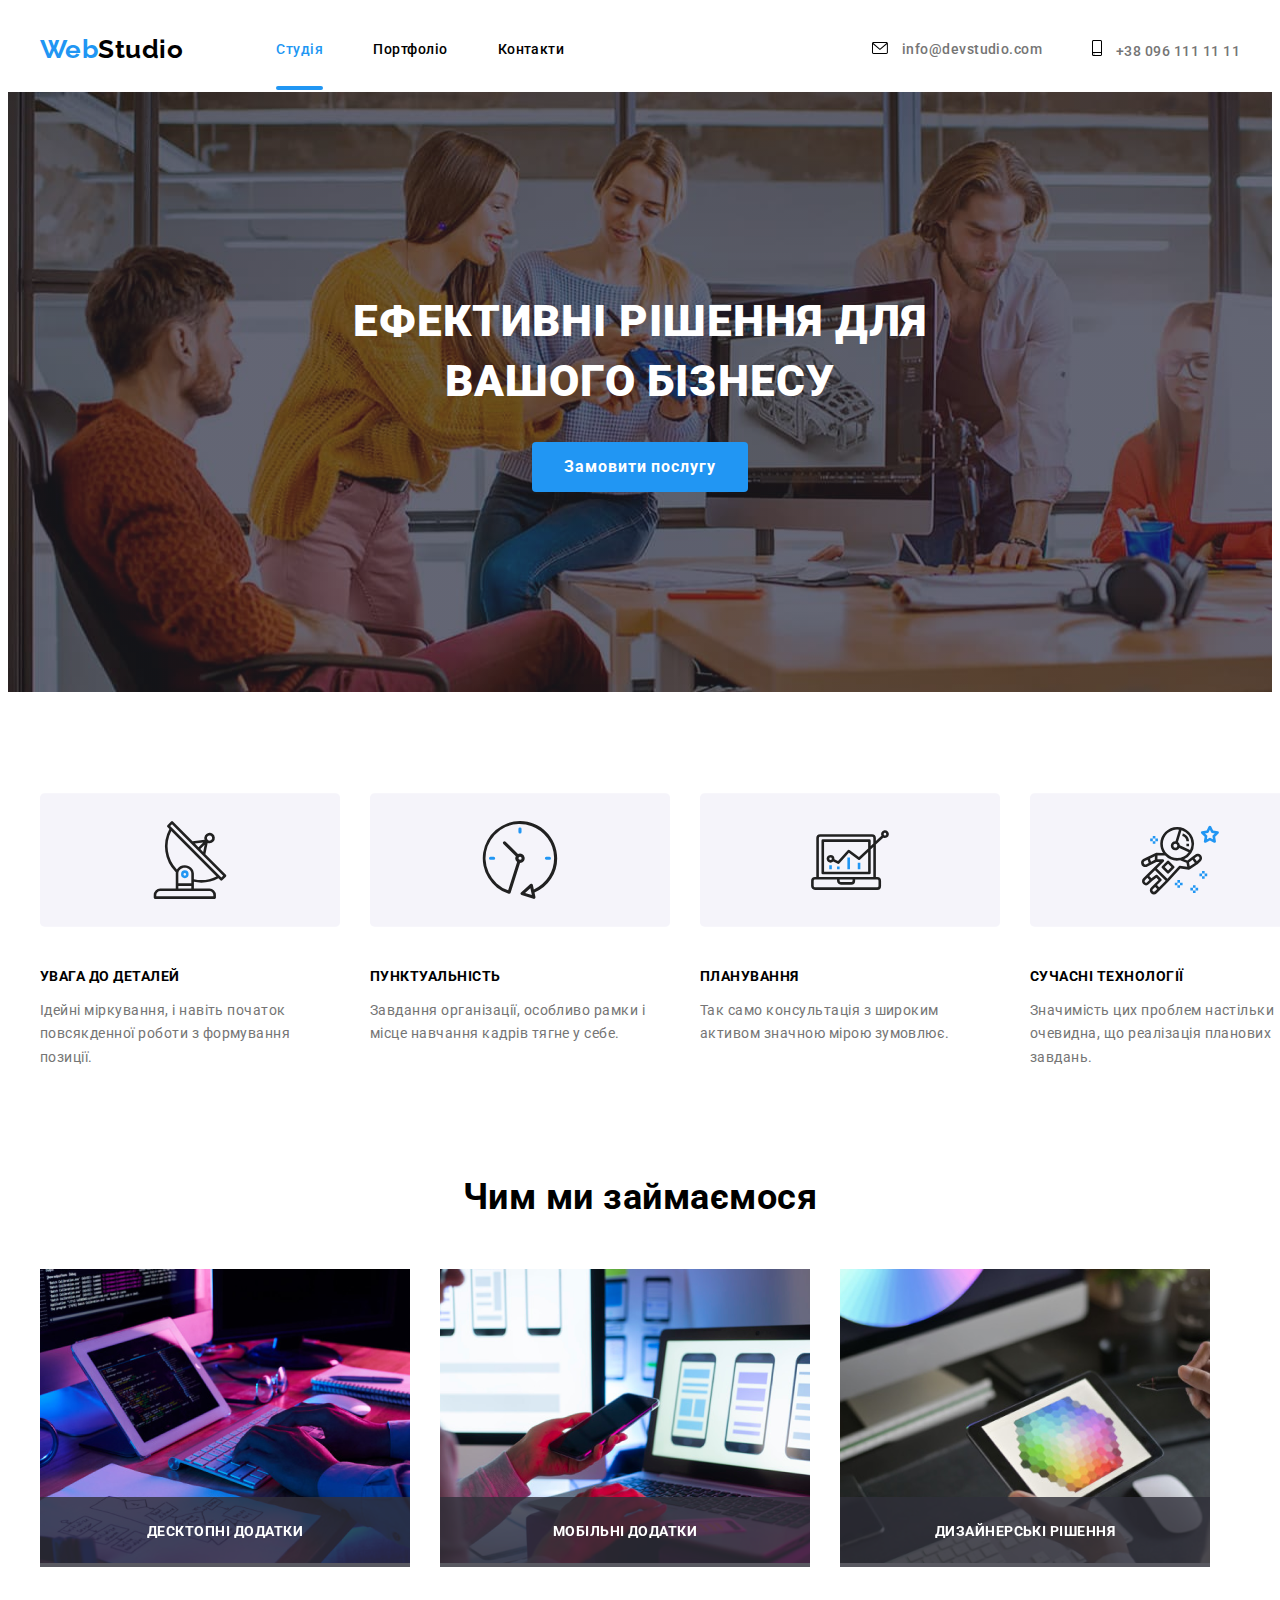
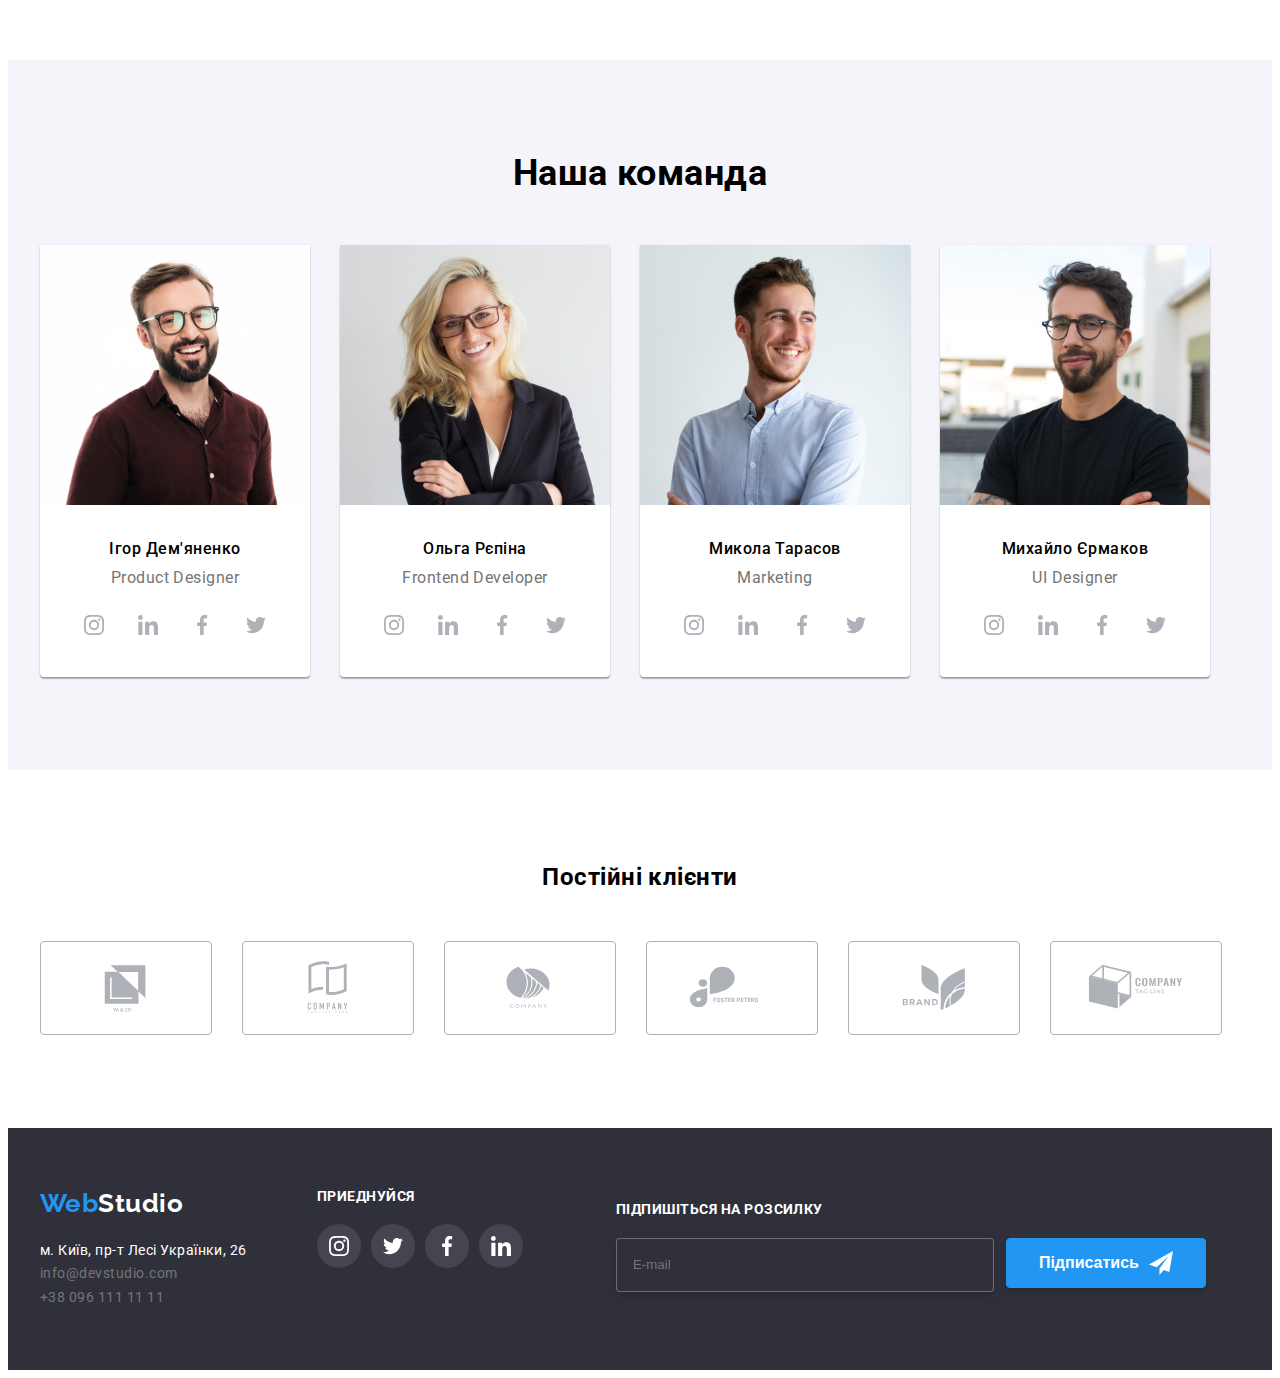
<file: index.html>
<!DOCTYPE html>
<html lang="uk">
<head>
  <meta charset="UTF-8">
  <meta http-equiv="X-UA-Compatible" content="IE=edge">
  <meta name="viewport" content="width=device-width, initial-scale=1.0">
  <title>Document</title>
  <link rel="stylesheet" href="https://cdnjs.cloudflare.com/ajax/libs/modern-normalize/1.1.0/modern-normalize.min.css" integrity="sha512-wpPYUAdjBVSE4KJnH1VR1HeZfpl1ub8YT/NKx4PuQ5NmX2tKuGu6U/JRp5y+Y8XG2tV+wKQpNHVUX03MfMFn9Q==" crossorigin="anonymous" referrerpolicy="no-referrer" />
  <link rel="preconnect" href="https://fonts.googleapis.com">
  <link rel="preconnect" href="https://fonts.gstatic.com" crossorigin>
  <link href="https://fonts.googleapis.com/css2?family=Raleway:wght@700&family=Roboto:wght@400;500;700;900&display=swap" rel="stylesheet">
  <link rel="stylesheet" href="./sass/main.css">
</head>
<body>
  <header>
    <div class="container nomargincontainer flexnavbarcontainer">
      <nav class="navbarcontainer">
        <a href="./index.html" class="logo"><span class="accentlogo">Web</span>Studio</a>
        <ul class="blocknav">
          <li class="blocknav__item current"><a class="navlink" href="./index.html">Студія</a></li>
          <li class="blocknav__item"><a class="navlink" href="./portfolio.html">Портфоліо</a></li>
          <li class="blocknav__item"><a class="navlink" href="">Контакти</a></li>
        </ul>
      </nav>
      <ul class="contacts">
        <li class="contacts__item">
            <a href="mailto:info@devstudio.com" class="contacts__link">
              <svg class="contacts__envelope-svg">
                <use href="./img/symbol-defs-optimizate.svg#icon-envelope"></use>
              </svg>
              info@devstudio.com
            </a>
        </li>
        <li class="contacts__item">
          <a href="tel:+380961111111" class="contacts__link">
            <svg class="contacts__phone-svg">
              <use href="./img/symbol-defs-optimizate.svg#icon-smartphone"></use>
            </svg>
            +38 096 111 11 11
          </a>
        </li>
      </ul>
    </div>
  </header>
  <main>
    <section class="section hero">
      <div class="container">
        <div class="mainsection">
          <h1 class="mainsection__title">Ефективні рішення для <br/>вашого бізнесу</h1>
          <button type="button" class="mainsection__button" data-modal-open>Замовити послугу</button>
          <div class="backprop is-hidden" data-modal>
            <div class="modal">
              <button class="modal__button-cancel" data-modal-close>
                <svg class="modal__button-cancel-svg">
                  <use href="./img/vector-defs.svg#icon-Vector-2"></use>
                </svg>
              </button>
              <form class="form">
                <h2 class="form__title form-field">Залиште свої дані, ми вам передзвонимо</h2>
                <label for="name" class="form-field">
                  <span class="form__title-input">Ім'я</span>
                  <span class="form__combine-input-svg">
                    <input class="form__input" type="text" name="name" id="name">
                    <svg class="form__input-svg">
                      <use href="./img/form-modal.svg#icon-person"></use>
                    </svg>                     
                  </span>
                </label>
                <label for="tel" class="form-field">
                  <span class="form__title-input">Телефон</span>
                  <span class="form__combine-input-svg">
                    <input class="form__input" type="tel" name="tel" id="tel">
                    <svg class="form__input-svg">
                      <use href="./img/form-modal.svg#icon-phone"></use>
                    </svg>                     
                  </span>
                </label>
                <label for="email" class="form-field">
                  <span class="form__title-input">Почта</span>
                  <span class="form__combine-input-svg">
                    <input class="form__input" type="email" name="email" id="email">
                    <svg class="form__input-svg">
                      <use href="./img/form-modal.svg#icon-email"></use>
                    </svg>                     
                  </span>
                </label>  
                <label for="coment" class="form-field">
                  <span class="form__title-input">Коментар</span>
                  <textarea class="form__textarea" name="coment" id="coment" placeholder="Введіть текст"></textarea>
                </label>      
                <label for="spam" class="form-field flex-form-filed-checkbox">
                  <input type="checkbox" name="spam" id="spam" class="form__checkbox"/>   
                  <span class="from__checkbox-icon"></span>  
                  <span class="form__checkbox-text">
                    Погоджуюся з розсилкою та приймаю<a href="./index.html" class="form__checkbox-link"> Умови договору</a>
                  </span>
                </label>   
                <button type="submit"  class="form-field form__button">Відправити</button>       
              </form>
            </div> 
          </div>
        </div>
      </div>
    </section>
    <section class="section priority">
      <div class="container">
        <ul class="list">
          <li class="list__item">
            <svg class="list__icon">
              <use href="./img/benefits/benefits-opt.svg#icon-Group-1"></use>
            </svg>
            <h3 class="list__title">УВАГА ДО ДЕТАЛЕЙ</h3>
            <p class="list__text">Ідейні міркування, і навіть початок повсякденної роботи з формування позиції.</p>
          </li>
          <li class="list__item">
            <svg class="list__icon">
              <use href="./img/benefits/benefits-opt.svg#icon-Group-2"></use>
            </svg>
            <h3 class="list__title">ПУНКТУАЛЬНІСТЬ</h3>
            <p class="list__text">Завдання організації, особливо рамки і місце навчання кадрів тягне у себе.</p>
          </li>
          <li class="list__item">
            <svg class="list__icon">
              <use href="./img/benefits/benefits-opt.svg#icon-Group-3"></use>
            </svg>
            <h3 class="list__title">ПЛАНУВАННЯ</h3>
            <p class="list__text">Так само консультація з широким активом значною мірою зумовлює.</p>
          </li>
          <li class="list__item">
            <svg class="list__icon">
              <use href="./img/benefits/benefits-opt.svg#icon-Group-4"></use>
            </svg>
            <h3 class="list__title">СУЧАСНІ ТЕХНОЛОГІЇ</h3>
            <p class="list__text">Значимість цих проблем настільки очевидна, що реалізація планових завдань.</p>
          </li>
        </ul> 
      </div>
    </section>
    <section class="section section-employment">
      <div class="container">
        <h2 class="section-employment__title">Чим ми займаємося</h2>
        <ul class="section-employment__list">
          <li class="section-employment__item">
            <img src="./img/employment/box1.png" alt="Програмування за столом" width="370">
            <h3 class="section-employment__description">Десктопні додатки</h3>
          </li>
          <li class="section-employment__item">
            <img src="./img/employment/box2.png" alt="Розробка мобільного дизайну" width="370">
            <h3 class="section-employment__description">Мобільні додатки</h3>
          </li>
          <li class="section-employment__item">
            <img src="./img/employment/box3.png" alt="Вибір кольору на планшеті" width="370">
            <h3 class="section-employment__description">Дизайнерські рішення</h3>
          </li>
        </ul>
      </div>
    </section>
    <section class="section section-team">
      <div class="container">
        <h2 class="section-team__title">Наша команда</h2>
        <ul class="section-team__list">
          <li class="item-card">
            <img src="./img/stuff/img.jpg" alt="Співробітник компанії" width="270">
            <h3 class="item-card__namestuff">Ігор Дем'яненко</h3>
            <p class="item-card__employment">Product Designer</p>
            <ul class="item-card__list-team">
              <li class="item-card__link-icon">
                <a href="" class="item-card__link">
                  <svg class="item-card__svg">
                    <use href="./img//link-team-icons-opt.svg#icon-instagram"></use>
                  </svg>
                </a>
              </li>
              <li class="item-card__link-icon">
                <a href="" class="item-card__link">
                  <svg class="item-card__svg">
                    <use href="./img//link-team-icons-opt.svg#icon-linkedin"></use>
                  </svg>                  
                </a>
              </li>
              <li class="item-card__link-icon">
                <a href="" class="item-card__link">
                  <svg class="item-card__svg">
                    <use href="./img//link-team-icons-opt.svg#icon-facebook"></use>
                  </svg>
                </a>
              </li>
              <li class="item-card__link-icon">
                <a href="" class="item-card__link">
                  <svg class="item-card__svg">
                    <use href="./img//link-team-icons-opt.svg#icon-twitter"></use>
                  </svg>
                </a>
              </li>
            </ul>
          </li>
          <li class="item-card">
            <img src="./img/stuff/img1.jpg" alt="Співробітник компанії" width="270">
            <h3 class="item-card__namestuff">Ольга Рєпіна</h3>
            <p class="item-card__employment">Frontend Developer</p>
            <ul class="item-card__list-team">
                <li class="item-card__link-icon">
                  <a href="" class="item-card__link">
                    <svg class="item-card__svg">
                      <use href="./img//link-team-icons-opt.svg#icon-instagram"></use>
                    </svg>                    
                  </a>
                </li>
                <li class="item-card__link-icon">
                  <a href="" class="item-card__link">
                    <svg class="item-card__svg">
                      <use href="./img//link-team-icons-opt.svg#icon-linkedin"></use>
                    </svg>                    
                  </a>
                </li>
                <li class="item-card__link-icon">
                  <a href="" class="item-card__link">
                    <svg class="item-card__svg">
                      <use href="./img//link-team-icons-opt.svg#icon-facebook"></use>
                    </svg>                    
                  </a>
                </li>
                <li class="item-card__link-icon">
                  <a href="" class="item-card__link">
                    <svg class="item-card__svg">
                      <use href="./img//link-team-icons-opt.svg#icon-twitter"></use>
                    </svg>                    
                  </a>
                </li>
              </ul>
          </li>
          <li class="item-card">
            <img src="./img/stuff/img2.jpg" alt="Співробітник компанії" width="270">
            <h3 class="item-card__namestuff">Микола Тарасов</h3>
            <p class="item-card__employment">Marketing</p>
            <ul class="item-card__list-team">
              <li class="item-card__link-icon">
                <a href="" class="item-card__link">
                  <svg class="item-card__svg">
                    <use href="./img//link-team-icons-opt.svg#icon-instagram"></use>
                  </svg>                  
                </a>
              </li>
              <li class="item-card__link-icon">
                <a href="" class="item-card__link">
                  <svg class="item-card__svg">
                    <use href="./img//link-team-icons-opt.svg#icon-linkedin"></use>
                  </svg>                  
                </a>
              </li>
              <li class="item-card__link-icon">
                <a href="" class="item-card__link">
                  <svg class="item-card__svg">
                    <use href="./img//link-team-icons-opt.svg#icon-facebook"></use>
                  </svg>                  
                </a>
              </li>
              <li class="item-card__link-icon">
                <a href="" class="item-card__link">
                  <svg class="item-card__svg">
                    <use href="./img//link-team-icons-opt.svg#icon-twitter"></use>
                  </svg>                  
                </a>
              </li>
            </ul>
          </li>
          <li class="item-card">
            <img src="./img/stuff/img3.jpg" alt="Співробітник компанії" width="270">
            <h3 class="item-card__namestuff">Михайло Єрмаков</h3>
            <p class="item-card__employment">UI Designer</p>
            <ul class="item-card__list-team">
              <li class="item-card__link-icon">
                <a href="" class="item-card__link">
                  <svg class="item-card__svg">
                    <use href="./img//link-team-icons-opt.svg#icon-instagram"></use>
                  </svg>                  
                </a>
              </li>
              <li class="item-card__link-icon">
                <a href="" class="item-card__link">
                  <svg class="item-card__svg">
                    <use href="./img//link-team-icons-opt.svg#icon-linkedin"></use>
                  </svg>                  
                </a>
              </li>
              <li class="item-card__link-icon">
                <a href="" class="item-card__link">
                  <svg class="item-card__svg">
                    <use href="./img//link-team-icons-opt.svg#icon-facebook"></use>
                  </svg>                  
                </a>
              </li>
              <li class="item-card__link-icon">
                <a href="" class="item-card__link">
                  <svg class="item-card__svg">
                    <use href="./img//link-team-icons-opt.svg#icon-twitter"></use>
                  </svg>                  
                </a>
              </li>
            </ul>
          </li>
        </ul> 
      </div>
    </section>
    <section class="section">
      <div class="container clients">
       <h2 class="clients__title">Постійні клієнти</h2>
        <ul class="clients__list">
          <li class="clients__item">
            <a href="" class="clients__link">
              <svg class="clients__svg">
                <use href="./img/company-icons-opt.svg#icon-Logo-1"></use>
              </svg>              
            </a>
          </li>
          <li class="clients__item">
            <a href="" class="clients__link">
              <svg class="clients__svg">
                <use href="./img/company-icons-opt.svg#icon-Logo-2"></use>
              </svg>              
            </a>
          </li>
          <li class="clients__item">
            <a href="" class="clients__link">
              <svg class="clients__svg">
                <use href="./img/company-icons-opt.svg#icon-Logo-3"></use>
              </svg>              
            </a>
          </li>
          <li class="clients__item">
            <a href="" class="clients__link">
              <svg class="clients__svg">
                <use href="./img/company-icons-opt.svg#icon-Logo-4"></use>
              </svg>              
            </a>
          </li>
          <li class="clients__item">
            <a href="" class="clients__link">
              <svg class="clients__svg">
                <use href="./img/company-icons-opt.svg#icon-Logo-5"></use>
              </svg>              
            </a>
          </li>
          <li class="clients__item">
            <a href="" class="clients__link">
              <svg class="clients__svg">
                <use href="./img/company-icons-opt.svg#icon-Logo-6"></use>
              </svg>              
            </a>
          </li>
        </ul> 
      </div>
    </section>
  </main>
  <footer class="footer">
    <div class="footer__container">
      <div>
        <a href="/" class="logo-footer"><span class="accentlogo">Web</span>Studio</a>
        <address class="address-footer">
          <ul>
            <li><a href="https://goo.gl/maps/CPtrU1FHBa2aNyZL9" target="_blank" rel="noopener noreferrer" class="address-footer__address">м. Київ, пр-т Лесі Українки, 26</a></li>
            <li><a class="address-footer__emailnumber" href="mailto:info@devstudio.com">info@devstudio.com</a></li>
            <li><a class="address-footer__emailnumber" href="tel:+380961111111">+38 096 111 11 11</a></li>
          </ul>
        </address>
      </div>
      <div class="link-footer">
        <h2 class="link-footer__title">Приеднуйся</h2>
        <ul class="link-footer__list">
          <li class="link-footer__item">
            <a href="" class="link-footer__link">
              <svg class="link-footer__svg">
                <use href="./img/linkfooter-opt.svg#icon-instagram"></use>
              </svg>              
            </a>
          </li>
          <li class="link-footer__item">
            <a href="" class="link-footer__link">
              <svg class="link-footer__svg">
                <use href="./img/linkfooter-opt.svg#icon-twitter"></use>
              </svg>              
            </a>
          </li>
          <li class="link-footer__item">
            <a href="" class="link-footer__link">
              <svg class="link-footer__svg">
                <use href="./img/linkfooter-opt.svg#icon-facebook"></use>
              </svg>              
            </a>
          </li>
          <li class="link-footer__item">
            <a href="" class="link-footer__link">
              <svg class="link-footer__svg">
                <use href="./img/linkfooter-opt.svg#icon-linkedin"></use>
              </svg>              
            </a>
          </li>
        </ul>
      </div>
      <form class="form-footer">
        <p class="form-footer__text">Підпишіться на розсилку</p>
        <div class="form-footer__input-button">
          <input type="text" placeholder="E-mail" class="form-footer__input">
          <button class="form-footer__button">
            <span class="footer-form__button-text">Підписатись</span>
            <svg class="footer-form__svg">
              <use href="./img/telegram.svg#icon-send"></use>
            </svg>
          </button>          
        </div>
      </form>
    </div>
  </footer>
  <script src="./js/modal.js"></script>  
</body>
</html>
</file>
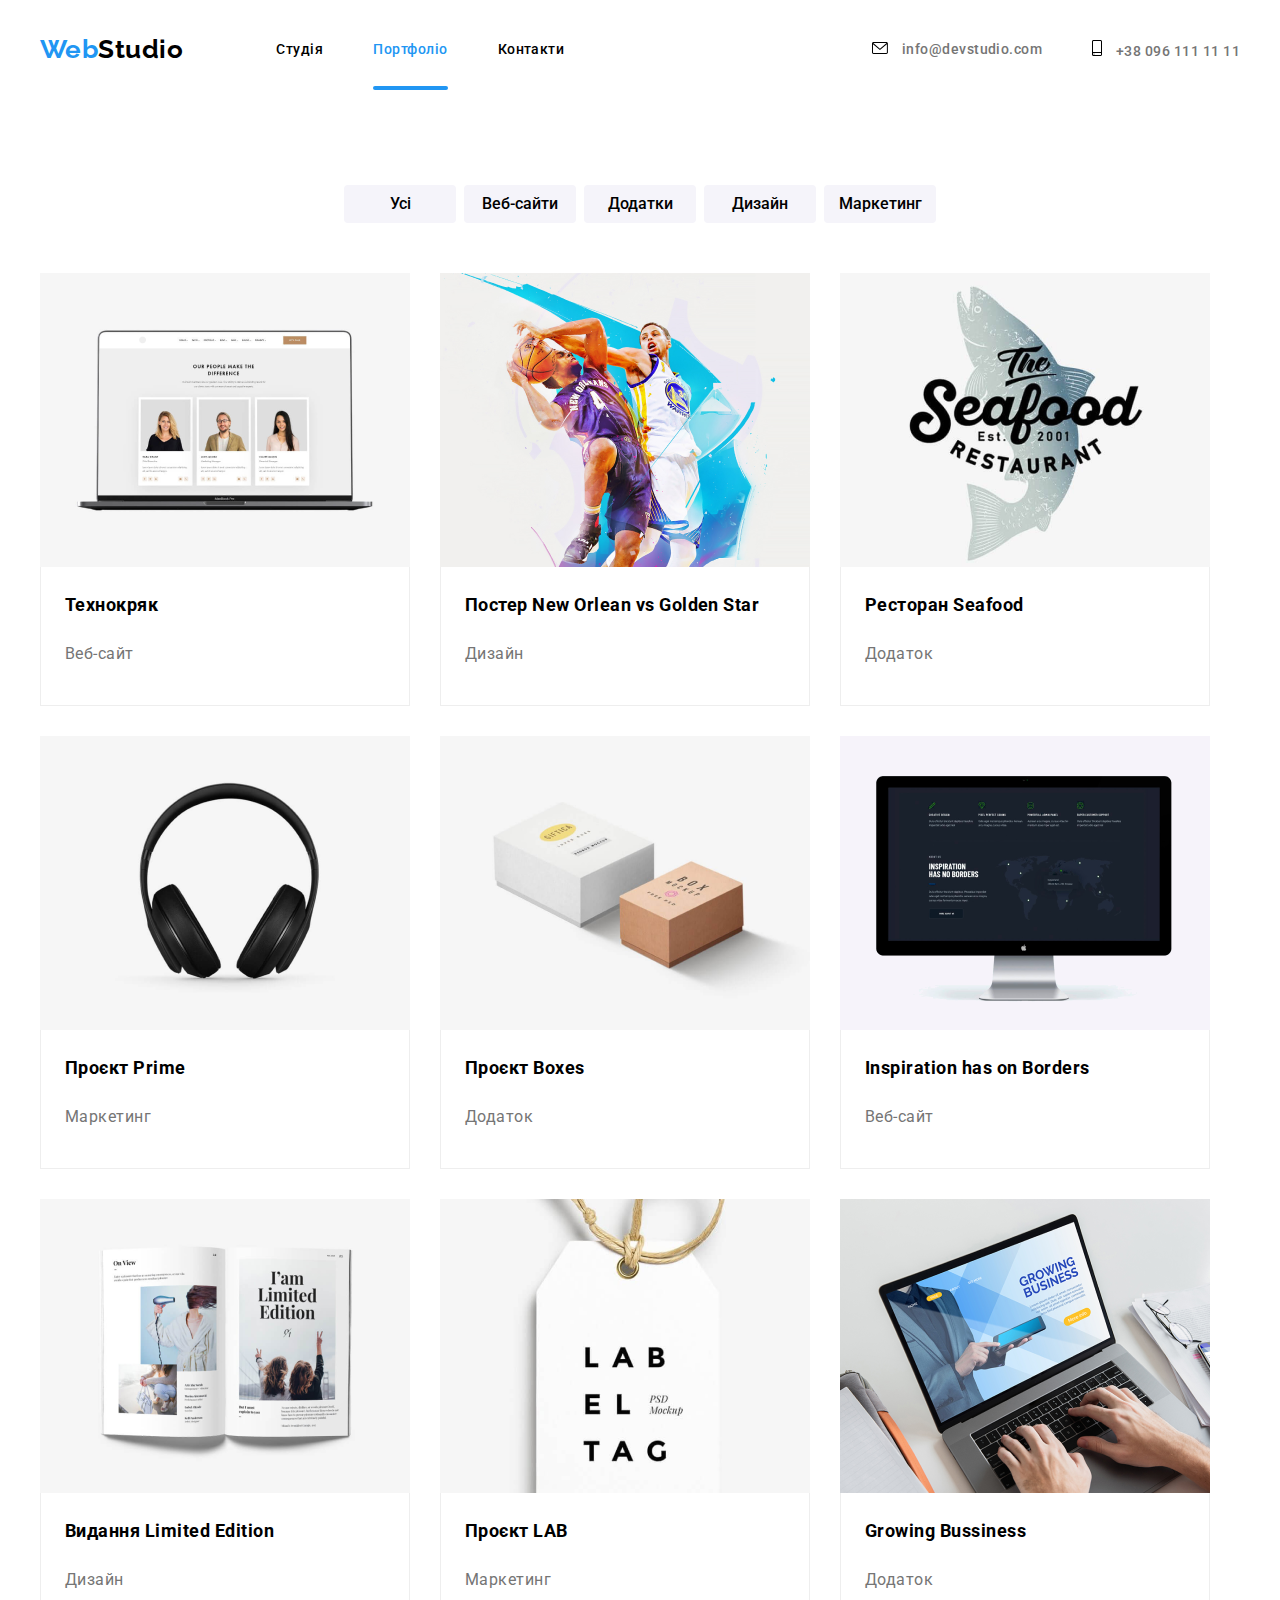
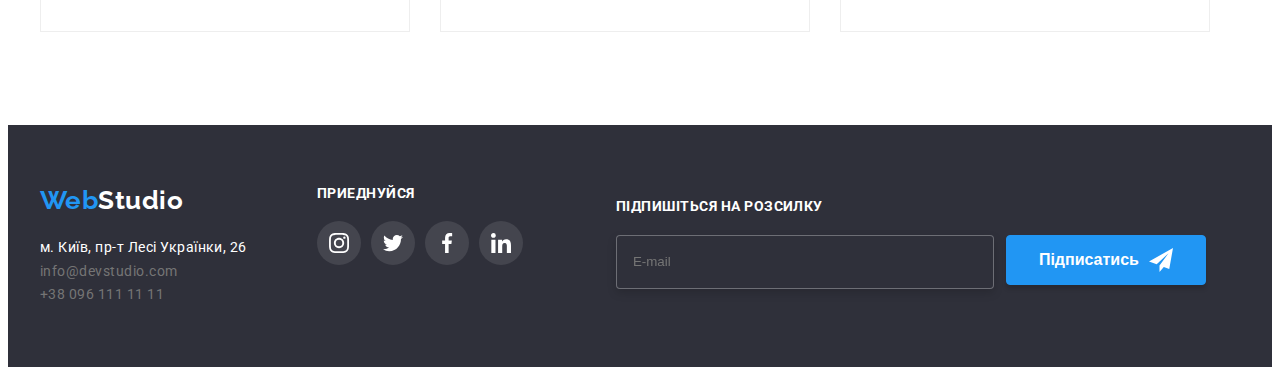
<file: portfolio.html>
<!DOCTYPE html>
<html lang="uk">
<head>
  <meta charset="UTF-8">
  <meta http-equiv="X-UA-Compatible" content="IE=edge">
  <meta name="viewport" content="width=device-width, initial-scale=1.0">
  <title>Document</title>
  <link rel="stylesheet" href="https://cdnjs.cloudflare.com/ajax/libs/modern-normalize/1.1.0/modern-normalize.min.css" integrity="sha512-wpPYUAdjBVSE4KJnH1VR1HeZfpl1ub8YT/NKx4PuQ5NmX2tKuGu6U/JRp5y+Y8XG2tV+wKQpNHVUX03MfMFn9Q==" crossorigin="anonymous" referrerpolicy="no-referrer" />
  <link rel="preconnect" href="https://fonts.googleapis.com">
  <link rel="preconnect" href="https://fonts.gstatic.com" crossorigin>
  <link href="https://fonts.googleapis.com/css2?family=Raleway:wght@700&family=Roboto:wght@400;500;700;900&display=swap" rel="stylesheet">
  <link rel="stylesheet" href="./sass/main.css">
</head>
<body>
  <header>
    <div class="container nomargincontainer flexnavbarcontainer">
      <nav class="navbarcontainer">
        <a href="./index.html" class="logo"><span class="accentlogo">Web</span>Studio</a>
        <ul class="blocknav">
          <li class="blocknav__item "><a class="navlink " href="./index.html">Студія</a></li>
          <li class="blocknav__item current"><a class="navlink" href="./portfolio.html">Портфоліо</a></li>
          <li class="blocknav__item"><a class="navlink" href="">Контакти</a></li>
        </ul>
      </nav>
      <ul class="contacts">
        <li class="contacts__item">
            <a href="mailto:info@devstudio.com" class="contacts__link">
              <svg class="contacts__envelope-svg">
                <use href="./img/symbol-defs-optimizate.svg#icon-envelope"></use>
              </svg>
              info@devstudio.com
            </a>
        </li>
        <li class="contacts__item">
          <a href="tel:+380961111111" class="contacts__link">
            <svg class="contacts__phone-svg">
              <use href="./img/symbol-defs-optimizate.svg#icon-smartphone"></use>
            </svg>
            +38 096 111 11 11
          </a>
        </li>
      </ul>
    </div>
  </header>
  <main>
    <section class="section">
      <div class="container">
        <ul class="filter-button-list">
          <li class="filter-button-list__item"><button type="button" class="filter-button-list__button">Усі</button></li>
          <li class="filter-button-list__item"><button type="button" class="filter-button-list__button">Веб-сайти</button></li>
          <li class="filter-button-list__item"><button type="button" class="filter-button-list__button">Додатки</button></li>
          <li class="filter-button-list__item"><button type="button" class="filter-button-list__button">Дизайн</button></li>
          <li class="filter-button-list__item"><button type="button" class="filter-button-list__button">Маркетинг</button>
        </ul>
        <ul class="list-exampales">
          <li class="list-exampales__item">
            <a href="">
              <div class="list-exampales__overlay">
                <img  src="./img/listExamples/technocrat.png" alt="Веб-сайт" width="370"/>
                <p class="list-exampales__text">
                  Ресурс пропонує комплексні пропозиції з різним рівнем функціоналу та сервісів. Все це дозволить відвідувачу отримати вичерпні відомості про компанію чи приватну особу.
                </p>
                </div>
                <div class="list-exampales__blockcard">
                  <h2 class="list-exampales__title">Технокряк</h2>
                  <p class="list-exampales__attribute">Веб-сайт</p>
                </div>               
            </a>
          </li>
          <li class="list-exampales__item">
            <a href="">
              <div class="list-exampales__overlay">
              <img  src="./img/listExamples/posterneworlean.png" alt="Постер з баскетболістом" width="370"/>
              <p class="list-exampales__text">
                Ресурс пропонує комплексні пропозиції з різним рівнем функціоналу та сервісів. Все це дозволить відвідувачу отримати вичерпні відомості про компанію чи приватну особу.
              </p>
              </div>
              <div class="list-exampales__blockcard">
                <h2 class="list-exampales__title">Постер New Orlean vs Golden Star</h2>
                <p class="list-exampales__attribute">Дизайн</p>
              </div>
            </a>
          </li>
          <li class="list-exampales__item">
            <a href="">
              <div class="list-exampales__overlay">
              <img src="./img/listExamples/seafood.png" alt="логотип ресторана" width="370"/> 
              <p class="list-exampales__text">
                Ресурс пропонує комплексні пропозиції з різним рівнем функціоналу та сервісів. Все це дозволить відвідувачу отримати вичерпні відомості про компанію чи приватну особу.
              </p>
              </div>
              <div class="list-exampales__blockcard">
                <h2 class="list-exampales__title">Ресторан Seafood</h2>
                <p class="list-exampales__attribute">Додаток</p>
              </div>
            </a>
          </li>
          <li class="list-exampales__item">
            <a href="">
              <div class="list-exampales__overlay">
              <img src="./img/listExamples/projectprime.png" alt="Навушники" width="370"/>
              <p class="list-exampales__text">
                Ресурс пропонує комплексні пропозиції з різним рівнем функціоналу та сервісів. Все це дозволить відвідувачу отримати вичерпні відомості про компанію чи приватну особу.
              </p>
              </div>
              <div class="list-exampales__blockcard">
                <h2 class="list-exampales__title">Проєкт Prime</h2>
                <p class="list-exampales__attribute">Маркетинг</p>
              </div>
            </a>
          </li>
          <li class="list-exampales__item">
            <a href="">
              <div class="list-exampales__overlay">
              <img src="./img/listExamples/projectboxex.png" alt="Дві коробки" width="370"/>
              <p class="list-exampales__text">
                Ресурс пропонує комплексні пропозиції з різним рівнем функціоналу та сервісів. Все це дозволить відвідувачу отримати вичерпні відомості про компанію чи приватну особу.
              </p>
              </div>
              <div class="list-exampales__blockcard">
                <h2 class="list-exampales__title">Проєкт Boxes</h2>
                <p class="list-exampales__attribute">Додаток</p>
              </div>
            </a>
          </li>
          <li class="list-exampales__item">
            <a href="">
              <div class="list-exampales__overlay">
              <img src="./img/listExamples/inspiration.png" alt="Веб-сайт" width="370"/>
              <p class="list-exampales__text">
                Ресурс пропонує комплексні пропозиції з різним рівнем функціоналу та сервісів. Все це дозволить відвідувачу отримати вичерпні відомості про компанію чи приватну особу.
              </p>
              </div>
              <div class="list-exampales__blockcard">
                <h2 class="list-exampales__title">Inspiration has on Borders</h2>
                <p class="list-exampales__attribute">Веб-сайт</p>
              </div>
            </a>
          </li>
          <li class="list-exampales__item">
            <div class="list-exampales__overlay">
            <img src="./img/listExamples/limitededition.png" alt="Відкрита книга" width="370"/>
            <p class="list-exampales__text">
              Ресурс пропонує комплексні пропозиції з різним рівнем функціоналу та сервісів. Все це дозволить відвідувачу отримати вичерпні відомості про компанію чи приватну особу.
            </p>
            </div>
            <div class="list-exampales__blockcard">
              <h2 class="list-exampales__title">Видання Limited Edition</h2>
              <p class="list-exampales__attribute">Дизайн</p>
            </div>
          </li>
          <li class="list-exampales__item">
            <a href="">
              <div class="list-exampales__overlay">
              <img src="./img/listExamples/projectlab.png" alt="Бірка з назвою компанії" width="370"/>
              <p class="list-exampales__text">
                Ресурс пропонує комплексні пропозиції з різним рівнем функціоналу та сервісів. Все це дозволить відвідувачу отримати вичерпні відомості про компанію чи приватну особу.
              </p>
              </div>
              <div class="list-exampales__blockcard">
                <h2 class="list-exampales__title">Проєкт LAB</h2>
                <p class="list-exampales__attribute">Маркетинг</p>
              </div>
            </a>
          </li>
          <li class="list-exampales__item">
            <a href="">
              <div class="list-exampales__overlay">
              <img src="./img/listExamples/growingbusines.png" alt="Відкритий ноут бук з діючтм сайтом" width="370"/>
              <p class="list-exampales__text">
                Ресурс пропонує комплексні пропозиції з різним рівнем функціоналу та сервісів. Все це дозволить відвідувачу отримати вичерпні відомості про компанію чи приватну особу.
              </p>
              </div>
              <div class="list-exampales__blockcard">
                <h2 class="list-exampales__title">Growing Bussiness</h2>
                <p class="list-exampales__attribute">Додаток</p>
              </div>
            </a>
          </li>
        </ul>
      </div>
    </section>
  </main>
  <footer class="footer">
    <div class="footer__container">
      <div>
        <a href="/" class="logo-footer"><span class="accentlogo">Web</span>Studio</a>
        <address class="address-footer">
          <ul>
            <li><a href="https://goo.gl/maps/CPtrU1FHBa2aNyZL9" target="_blank" rel="noopener noreferrer" class="address-footer__address">м. Київ, пр-т Лесі Українки, 26</a></li>
            <li><a class="address-footer__emailnumber" href="mailto:info@devstudio.com">info@devstudio.com</a></li>
            <li><a class="address-footer__emailnumber" href="tel:+380961111111">+38 096 111 11 11</a></li>
          </ul>
        </address>
      </div>
      <div class="link-footer">
        <h2 class="link-footer__title">Приеднуйся</h2>
        <ul class="link-footer__list">
          <li class="link-footer__item">
            <a href="" class="link-footer__link">
              <svg class="link-footer__svg">
                <use href="./img/linkfooter-opt.svg#icon-instagram"></use>
              </svg>              
            </a>
          </li>
          <li class="link-footer__item">
            <a href="" class="link-footer__link">
              <svg class="link-footer__svg">
                <use href="./img/linkfooter-opt.svg#icon-twitter"></use>
              </svg>              
            </a>
          </li>
          <li class="link-footer__item">
            <a href="" class="link-footer__link">
              <svg class="link-footer__svg">
                <use href="./img/linkfooter-opt.svg#icon-facebook"></use>
              </svg>              
            </a>
          </li>
          <li class="link-footer__item">
            <a href="" class="link-footer__link">
              <svg class="link-footer__svg">
                <use href="./img/linkfooter-opt.svg#icon-linkedin"></use>
              </svg>              
            </a>
          </li>
        </ul>
      </div>
      <form class="form-footer">
        <p class="form-footer__text">Підпишіться на розсилку</p>
        <div class="form-footer__input-button">
          <input type="text" placeholder="E-mail" class="form-footer__input">
          <button class="form-footer__button">
            <span class="footer-form__button-text">Підписатись</span>
            <svg class="footer-form__svg">
              <use href="./img/telegram.svg#icon-send"></use>
            </svg>
          </button>          
        </div>
      </form>
    </div>
  </footer>
</body>
</html>
</file>
<file: sass/main.css>
body {
  font-family: Roboto, sans-serif;
  color: #757575;
  letter-spacing: 0.03em;
}

h1, h2, h3, h4, h5, h6 {
  color: #000000;
  margin-top: 0;
  margin-bottom: 0;
}

ul {
  list-style: none;
  margin-top: 0;
  margin-bottom: 0;
  padding-left: 0px;
}

a {
  color: #757575;
  text-decoration: none;
}

.container {
  margin: 0 auto;
  max-width: 1200px;
  padding-left: 15px;
  padding-right: 15px;
}

.section {
  padding: 93px 0px;
}

/* Header */
.logo {
  color: #000000;
  font-family: "Raleway";
  font-weight: 700;
  font-size: 26px;
  line-height: 1.2;
}

.accentlogo {
  color: #2196F3;
}

.blocknav {
  display: flex;
  align-items: center;
  margin-left: 93px;
}

.flexnavbarcontainer {
  display: flex;
  padding-bottom: 0px;
}

.navbarcontainer {
  display: flex;
  align-items: center;
}

.blocknav__item + .blocknav__item {
  margin-left: 50px;
}

.blocknav__item {
  position: relative;
}

.blocknav__item::after {
  content: "";
  position: absolute;
  left: 0;
  bottom: 0;
  display: block;
  width: 100%;
  height: 4px;
  background-color: #2196F3;
  border-radius: 2px;
  transform: scaleX(0);
  transition: transform 250ms cubic-bezier(0.4, 0, 0.2, 1);
}

.blocknav__item:hover::after {
  transform: scaleX(1);
}

.current a {
  color: #2196F3;
}

.current::after {
  content: "";
  transform: scaleX(1);
  display: block;
  width: 100%;
  height: 4px;
  background-color: #2196F3;
  border-radius: 2px;
}

.navlink {
  display: block;
  padding-top: 32px;
  padding-bottom: 32px;
  color: #000000;
  font-weight: 500;
  font-size: 14px;
  line-height: 1.14;
  transition: color 250ms cubic-bezier(0.4, 0, 0.2, 1);
}
.navlink:hover, .navlink:focus {
  color: #2196F3;
}

.contacts {
  display: flex;
  margin-left: auto;
  font-weight: 500;
  font-size: 14px;
  line-height: 1.14;
}

.contacts .contacts__item {
  display: flex;
  align-items: center;
}

.contacts .contacts__item + .contacts__item {
  margin-left: 50px;
}

.contacts__link {
  display: block;
  padding-top: 32px;
  padding-bottom: 32px;
  color: #757575;
  transition: color 250ms cubic-bezier(0.4, 0, 0.2, 1), fill 250ms cubic-bezier(0.4, 0, 0.2, 1);
}

.contacts__envelope {
  fill: #757575;
}

.contacts__envelope-svg {
  width: 16px;
  height: 12px;
  margin-right: 10px;
}

.contacts__phone {
  fill: #757575;
}

.contacts__phone-svg {
  width: 10px;
  height: 16px;
  margin-right: 10px;
}

.contacts__link:hover,
.contacts__link:hover {
  color: #2196F3;
  fill: #2196F3;
}

.current {
  color: #2196F3;
}

/* footer */
.footer {
  padding-top: 60px;
  padding-bottom: 60px;
  background: #2F303A;
}

.footer__container {
  display: flex;
  margin: 0 auto;
  max-width: 1200px;
  padding-left: 15px;
  padding-right: 15px;
}

.logo-footer {
  color: #FFFFFF;
  font-family: "Raleway";
  font-weight: 700;
  font-size: 26px;
  line-height: 1.19;
}

.address-footer {
  margin-top: 20px;
}

.address-footer__address,
.address-footer__emailnumber {
  font-style: normal;
  font-weight: 400;
  font-size: 14px;
  line-height: 1.71;
  transition: color 250ms cubic-bezier(0.4, 0, 0.2, 1);
}

.address-footer__address {
  color: #FFFFFF;
  transition: color 250ms cubic-bezier(0.4, 0, 0.2, 1);
}

.link-footer {
  margin-left: 70px;
}

.link-footer__title {
  margin-bottom: 20px;
  font-weight: 700;
  font-size: 14px;
  line-height: 16px;
  text-transform: uppercase;
  color: #FFFFFF;
}

.link-footer__list {
  display: flex;
}

.link-footer__item {
  margin-right: 10px;
}

.link-footer__item:last-child {
  margin-right: 0px;
}

.link-footer__svg {
  width: 20px;
  height: 20px;
}

.link-footer__link {
  display: flex;
  align-items: center;
  justify-content: center;
  width: 44px;
  height: 44px;
  border-radius: 50%;
  background: rgba(255, 255, 255, 0.1);
  transition: background 250ms cubic-bezier(0.4, 0, 0.2, 1);
}

.link-footer__link:hover {
  background: #2196F3;
}

.link-footer__link:last-child {
  margin-right: 0px;
}

.address-footer__address:hover,
.address-footer__address:focus,
.address-footer__emailnumber:hover,
.address-footer__emailnumber:focus {
  color: #2196F3;
}

.form-footer {
  margin-left: 93px;
}

.form-footer input {
  width: 358px;
  height: 50px;
  outline: none;
  margin-right: 12px;
  color: #757575;
  background-color: #2F303A;
  border: 1px solid rgba(255, 255, 255, 0.3);
  filter: drop-shadow(0px 4px 4px rgba(0, 0, 0, 0.15));
  border-radius: 4px;
  padding-left: 16px;
}

.form-footer__text {
  margin-bottom: 20px;
  color: #FFFFFF;
  font-weight: 700;
  font-size: 14px;
  line-height: 1.14;
  text-transform: uppercase;
}

.form-footer__input-button {
  display: flex;
}

.form-footer__input:focus-within {
  border: 1px solid #FFFFFF;
}

.form-footer__button {
  width: 200px;
  height: 50px;
  display: flex;
  align-items: center;
  justify-content: center;
  cursor: pointer;
  background-color: #2196F3;
  box-shadow: 0px 4px 4px rgba(0, 0, 0, 0.15);
  border: 1px solid #2196F3;
  border-radius: 4px;
}

.footer-form__button-text {
  margin-right: 10px;
  font-weight: 700;
  font-size: 16px;
  line-height: 1.86;
  color: #FFFFFF;
}

.footer-form__svg {
  width: 24px;
  height: 24px;
}

/* Firts section title */
.hero {
  max-width: 1600px;
  margin: 0 auto;
  padding: 0px 0px;
  background-image: linear-gradient(to right, rgba(47, 48, 58, 0.4), rgba(47, 48, 58, 0.4)), url(../img/backgrounghero.jpg);
  background-repeat: no-repeat;
}

.mainsection {
  text-align: center;
  letter-spacing: 0.06em;
  text-transform: uppercase;
  padding-top: 200px;
  padding-bottom: 200px;
}

.mainsection button {
  font-weight: 700;
  font-size: 16px;
  line-height: 1.88;
  align-items: center;
  text-align: center;
  letter-spacing: 0.06em;
}

.mainsection__title {
  font-weight: 900;
  font-size: 44px;
  line-height: 1.36;
  color: #FFFFFF;
  margin-bottom: 30px;
}

.mainsection__button {
  color: #FFFFFF;
  background-color: #2196F3;
  font-family: inherit;
  cursor: pointer;
  padding: 10px 32px;
  min-width: 216px;
  border-radius: 4px;
  text-align: center;
  border: 0px solid black;
}

.backprop {
  position: fixed;
  top: 0;
  left: 0;
  width: 100%;
  height: 100%;
  background: rgba(0, 0, 0, 0.2);
  opacity: 1;
  transition: opacity 250ms cubic-bezier(0.4, 0, 0.2, 1);
}

.backprop.is-hidden {
  opacity: 0;
  pointer-events: none;
}

.backprop.is-hidden .modal {
  transform: translate(-50%, -50%) scale(1.1);
}

.modal {
  position: absolute;
  top: 50%;
  left: 50%;
  transform: translate(-50%, -50%) scale(1);
  transition: transform 250ms cubic-bezier(0.4, 0, 0.2, 1);
  min-width: 528px;
  min-height: 581px;
  background: #FFFFFF;
  box-shadow: 0px 1px 3px rgba(0, 0, 0, 0.12), 0px 1px 1px rgba(0, 0, 0, 0.14), 0px 2px 1px rgba(0, 0, 0, 0.2);
  border-radius: 4px;
}

.modal__button-cancel {
  position: absolute;
  display: flex;
  justify-content: center;
  align-items: center;
  width: 30px;
  height: 30px;
  top: 8px;
  right: 8px;
  background: #FFFFFF;
  border: 1px solid rgba(0, 0, 0, 0.1);
  border-radius: 50%;
  cursor: pointer;
}

.modal__button-cancel-svg {
  fill: #000000;
  width: 11px;
  height: 11px;
  transition: fill 250ms cubic-bezier(0.4, 0, 0.2, 1);
}
.modal__button-cancel-svg:hover, .modal__button-cancel-svg:focus {
  fill: #2196F3;
}

.form {
  text-transform: none;
}

.form__title {
  margin-top: 40px;
  margin-right: 40px;
  margin-left: 40px;
  margin-bottom: 12px;
  font-weight: 700;
  font-size: 20px;
  line-height: 1.15;
  text-align: center;
  color: #000000;
}

.form-field {
  position: relative;
  margin-left: auto;
  margin-right: auto;
  margin-bottom: 10px;
  width: 448px;
  display: flex;
  flex-direction: column;
}

.form__combine-input-svg {
  position: relative;
  margin: 0 auto;
  width: 448px;
}

.form__title-input {
  width: 448px;
  margin: 0 auto;
  text-align: left;
  margin-bottom: 4px;
}

.form__input {
  position: relative;
  margin: 0 auto;
  min-width: 448px;
  display: flex;
  flex-direction: column;
  height: 40px;
  padding-left: 42px;
  border: 1px solid rgba(33, 33, 33, 0.2);
  border-radius: 4px;
  transition: border 250ms cubic-bezier(0.4, 0, 0.2, 1);
}
.form__input:hover, .form__input:focus {
  outline: none;
  border: 1px solid #2196F3;
  fill: #2196F3;
}

.form__input-svg {
  position: absolute;
  top: 11px;
  left: 12px;
  width: 18px;
  height: 18px;
  transition: fill 250ms cubic-bezier(0.4, 0, 0.2, 1);
}
.form__input-svg:hover {
  fill: #2196F3;
}

.form__button {
  margin: 0 auto;
  padding: 10px 52px;
  cursor: pointer;
  max-width: 200px;
  height: 50px;
  color: #FFFFFF;
  background: #2196F3;
  border: 1px solid #2196F3;
  box-shadow: 0px 4px 4px rgba(0, 0, 0, 0.15);
  border-radius: 4px;
  font-weight: 700;
  font-size: 16px;
  line-height: 1.87;
}

.flex-form-filed-checkbox {
  display: flex;
  flex-direction: row;
  justify-content: center;
  align-items: center;
}

.form__checkbox-text {
  margin-left: 8px;
  font-size: 14px;
  line-height: 1.71;
  color: #757575;
}

.form__checkbox {
  -webkit-appearance: none;
     -moz-appearance: none;
          appearance: none;
  position: absolute;
}

.from__checkbox-icon {
  width: 16px;
  height: 15px;
  border: 1px solid #212121;
  border-radius: 2px;
  transition: background-color 250ms cubic-bezier(0.4, 0, 0.2, 1);
}

.form__checkbox:checked + .from__checkbox-icon {
  border: 1px solid #2196F3;
  background-image: url(../img/iconchecksize.svg);
  background-color: #2196F3;
  background-repeat: no-repeat;
  background-size: contain;
  background-origin: content-box;
}

.form__checkbox-link {
  color: #2196F3;
  text-decoration: underline;
}

.form__textarea {
  margin: 0 auto;
  resize: none;
  width: 448px;
  height: 120px;
  border: 1px solid rgba(33, 33, 33, 0.2);
  border-radius: 4px;
  padding: 12px 16px;
  transition: border 250ms cubic-bezier(0.4, 0, 0.2, 1);
}
.form__textarea:focus, .form__textarea:hover {
  outline: none;
  border: 1px solid #2196F3;
  fill: #2196F3;
}

.form-field:hover .form__input-svg {
  fill: #2196F3;
}

.form-field:focus-within .form__input-svg {
  fill: #2196F3;
}

/* section priority */
.list {
  display: flex;
}

.list__item {
  margin-right: 30px;
}
.container .list__item:last-child {
  margin-right: 0px;
}

.list__title {
  font-weight: 700;
  font-size: 14px;
  line-height: 1.14;
  text-transform: uppercase;
  margin-bottom: 10px;
}

.list__text {
  font-size: 14px;
  line-height: 1.7;
}

.list__icon {
  margin-bottom: 30px;
}

/* what do we do */
.section-employment {
  padding-top: 0px;
}

.section-employment__title {
  font-weight: 700;
  font-size: 36px;
  line-height: 1.16;
  text-align: center;
  margin-bottom: 50px;
}

.section-employment__list {
  display: flex;
}

.section-employment__item {
  position: relative;
  margin-right: 30px;
}
.section-employment__item:last-child {
  margin-right: 0px;
}

.section-employment__description {
  position: absolute;
  width: 100%;
  height: 70px;
  display: flex;
  justify-content: center;
  align-items: center;
  bottom: 0px;
  font-weight: 700;
  font-size: 14px;
  line-height: 1.14;
  text-transform: uppercase;
  color: #FFFFFF;
  background: rgba(47, 48, 58, 0.8);
}

/* section Team */
.section-team__list {
  display: flex;
}

.section-team__list .item-card {
  margin-right: 30px;
  background: #FFFFFF;
  box-shadow: 0px 1px 3px rgba(0, 0, 0, 0.12), 0px 1px 1px rgba(0, 0, 0, 0.14), 0px 2px 1px rgba(0, 0, 0, 0.2);
  border-radius: 0px 0px 4px 4px;
}
.section-team__list .item-card:last-child {
  margin-right: 0px;
}

.section-team {
  background-color: #F5F4FA;
}

.section-team__title {
  font-weight: 700;
  font-size: 36px;
  line-height: 1.16;
  text-align: center;
  margin-bottom: 50px;
}

.item-card__namestuff {
  margin-top: 30px;
  text-align: center;
  color: #000000;
  font-weight: 500;
  font-size: 16px;
  line-height: 1.19;
}

.item-card__employment {
  margin-top: 10px;
  margin-bottom: 16px;
  text-align: center;
  font-size: 16px;
  line-height: 1.19;
}

.item-card__list-team {
  display: flex;
  justify-content: center;
  margin-bottom: 30px;
}

.item-card__link-icon {
  margin-right: 10px;
}
.item-card__link-icon:last-child {
  margin-right: 0px;
}

.item-card__link {
  display: flex;
  align-items: center;
  justify-content: center;
  width: 44px;
  height: 44px;
  border-radius: 50%;
  fill: rgb(175, 177, 184);
  transition: fill 250ms cubic-bezier(0.4, 0, 0.2, 1), background-color 250ms cubic-bezier(0.4, 0, 0.2, 1);
}
.item-card__link:hover {
  background-color: #2196F3;
  fill: #F5F4FA;
}

.item-card__svg {
  width: 20px;
  height: 20px;
}

/* section clients */
.clients__title {
  text-align: center;
  margin-bottom: 50px;
}

.clients__list {
  display: flex;
}

.clients__item {
  margin-right: 30px;
  border: 1px solid #AFB1B8;
  border-radius: 4px;
  transition: border 250ms cubic-bezier(0.4, 0, 0.2, 1);
}
.clients__item:hover {
  border: 1px solid #2196F3;
}

.clients__link {
  display: flex;
  align-items: center;
  justify-content: center;
  width: 170px;
  height: 92px;
  fill: rgb(175, 177, 184);
  transition: fill 250ms cubic-bezier(0.4, 0, 0.2, 1);
}
.clients__link:hover {
  fill: #2196F3;
}

.clients__svg {
  width: 106px;
  height: 60px;
}

/* Page Portfolio */
.filter-button-list {
  display: flex;
  justify-content: center;
  margin-bottom: 50px;
}

.filter-button-list__item {
  margin-left: 8px;
}
.filter-button-list__item:first-child {
  margin-left: 0px;
}

.filter-button-list__button {
  font-family: inherit;
  color: #000000;
  background: #F5F4FA;
  min-width: 112px;
  min-height: 38px;
  cursor: pointer;
  font-weight: 500;
  font-size: 16px;
  line-height: 1.63;
  text-align: center;
  border-radius: 4px;
  border: #FFFFFF;
  transition: color 250ms cubic-bezier(0.4, 0, 0.2, 1), background 250ms cubic-bezier(0.4, 0, 0.2, 1), box-shadow 250ms cubic-bezier(0.4, 0, 0.2, 1);
}
.filter-button-list__button:hover, .filter-button-list__button:focus {
  box-shadow: 0px 3px 1px rgba(0, 0, 0, 0.1), 0px 1px 2px rgba(0, 0, 0, 0.08), 0px 2px 2px rgba(0, 0, 0, 0.12);
  color: #FFFFFF;
  background: #2196F3;
}

/* exampales */
.list-exampales__overlay {
  position: relative;
}

.list-exampales__text {
  position: absolute;
  display: block;
  width: 100%;
  height: 105%;
  top: 0px;
  left: 0;
  padding: 63px 24px;
  background: rgba(33, 150, 243, 0.9);
  font-weight: 400;
  font-size: 18px;
  line-height: 1.55;
  color: #FFFFFF;
  transform: translateY(135%);
  transition: transform 250ms cubic-bezier(0.4, 0, 0.2, 1);
}

.headerborderbottom {
  border-bottom: 1px solid #ECECEC;
}

.list-exampales {
  display: flex;
  flex-wrap: wrap;
}
.list-exampales .list-exampales__item:hover .list-exampales__text {
  transform: translateY(-10%);
}

.list-exampales .list-exampales__item .list-exampales__overlay {
  overflow: hidden;
}

.list-exampales .list-exampales__item {
  margin-right: 30px;
  margin-bottom: 30px;
  transition: box-shadow 250ms cubic-bezier(0.4, 0, 0.2, 1);
}
.list-exampales .list-exampales__item:hover {
  box-shadow: 0px 1px 1px rgba(0, 0, 0, 0.12), 0px 4px 4px rgba(0, 0, 0, 0.06), 1px 4px 6px rgba(0, 0, 0, 0.16);
}
.list-exampales .list-exampales__item:nth-child(3n) {
  margin-right: 0px;
}
.list-exampales .list-exampales__item:nth-last-child(-n+3) {
  margin-bottom: 0px;
}

.list-exampales__title {
  font-weight: 700;
  font-size: 18px;
  line-height: 2;
}

.list-exampales__attribute {
  font-size: 16px;
  line-height: 1.87;
}

.list-exampales__blockcard {
  margin-top: -4px;
  padding: 20px 24px;
  border-right: 1px solid #EEEEEE;
  border-left: 1px solid #EEEEEE;
  border-bottom: 1px solid #EEEEEE;
}/*# sourceMappingURL=main.css.map */
</file>
